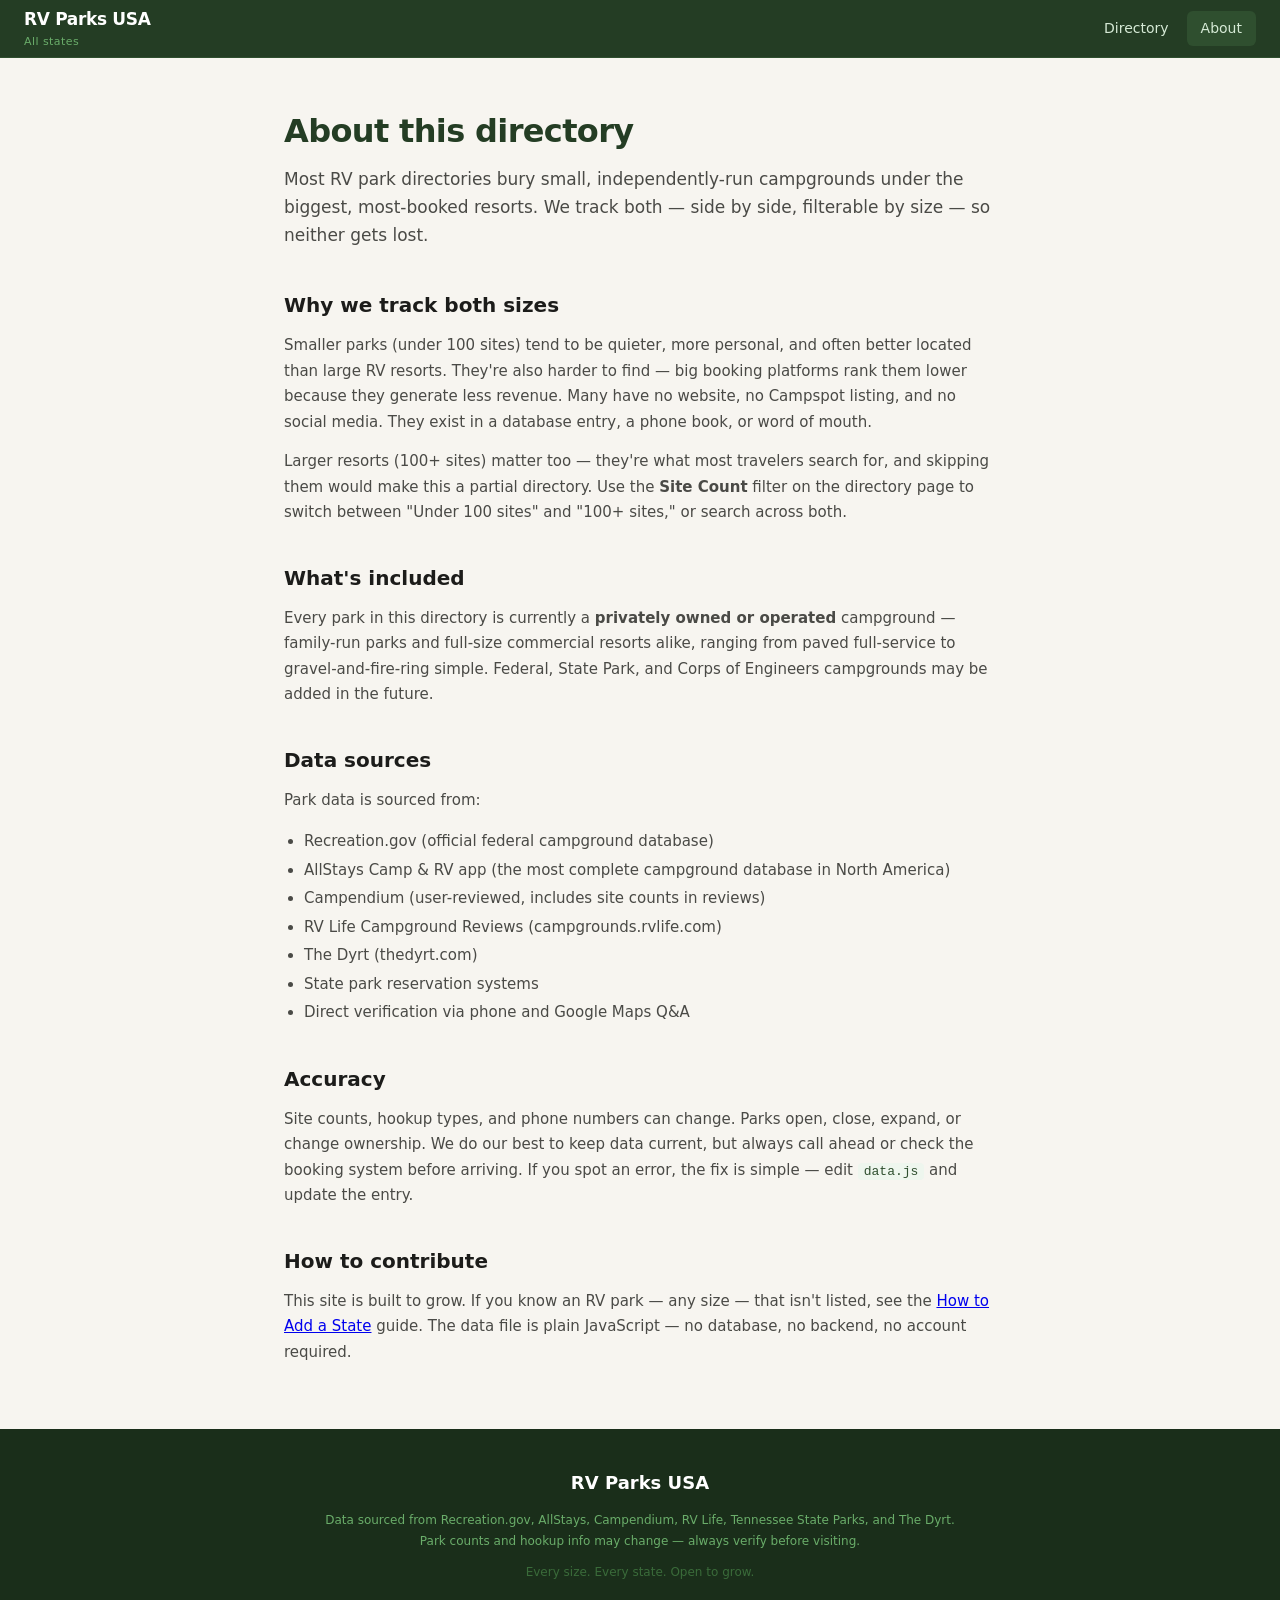
<file: about.html>
<!DOCTYPE html>
<html lang="en">
<head>
<meta charset="UTF-8">
<meta name="viewport" content="width=device-width, initial-scale=1.0">
<title>About — RV Parks USA</title>
<link rel="stylesheet" href="style.css">
</head>
<body>

<header class="site-header">
  <div class="header-inner">
    <a href="index.html" class="logo" style="text-decoration:none">
      <div>
        <div class="logo-name">RV Parks USA</div>
        <div class="logo-tagline">All states</div>
      </div>
    </a>
    <nav class="header-nav">
      <a href="index.html" class="nav-link">Directory</a>
      <a href="about.html" class="nav-link active">About</a>
    </nav>
  </div>
</header>

<div class="page-wrap">
  <h1>About this directory</h1>
  <p class="page-lead">Most RV park directories bury small, independently-run campgrounds under the biggest, most-booked resorts. We track both — side by side, filterable by size — so neither gets lost.</p>

  <h2>Why we track both sizes</h2>
  <p>Smaller parks (under 100 sites) tend to be quieter, more personal, and often better located than large RV resorts. They're also harder to find — big booking platforms rank them lower because they generate less revenue. Many have no website, no Campspot listing, and no social media. They exist in a database entry, a phone book, or word of mouth.</p>
  <p>Larger resorts (100+ sites) matter too — they're what most travelers search for, and skipping them would make this a partial directory. Use the <strong>Site Count</strong> filter on the directory page to switch between "Under 100 sites" and "100+ sites," or search across both.</p>

  <h2>What's included</h2>
  <p>Every park in this directory is currently a <strong>privately owned or operated</strong> campground — family-run parks and full-size commercial resorts alike, ranging from paved full-service to gravel-and-fire-ring simple. Federal, State Park, and Corps of Engineers campgrounds may be added in the future.</p>

  <h2>Data sources</h2>
  <p>Park data is sourced from:</p>
  <ul>
    <li>Recreation.gov (official federal campground database)</li>
    <li>AllStays Camp &amp; RV app (the most complete campground database in North America)</li>
    <li>Campendium (user-reviewed, includes site counts in reviews)</li>
    <li>RV Life Campground Reviews (campgrounds.rvlife.com)</li>
    <li>The Dyrt (thedyrt.com)</li>
    <li>State park reservation systems</li>
    <li>Direct verification via phone and Google Maps Q&amp;A</li>
  </ul>

  <h2>Accuracy</h2>
  <p>Site counts, hookup types, and phone numbers can change. Parks open, close, expand, or change ownership. We do our best to keep data current, but always call ahead or check the booking system before arriving. If you spot an error, the fix is simple — edit <span class="inline-code">data.js</span> and update the entry.</p>

  <h2>How to contribute</h2>
  <p>This site is built to grow. If you know an RV park — any size — that isn't listed, see the <a href="how-to-add.html">How to Add a State</a> guide. The data file is plain JavaScript — no database, no backend, no account required.</p>
</div>

<footer class="site-footer">
  <div class="footer-inner">
    <div class="footer-brand">RV Parks USA</div>
    <p class="footer-note">Data sourced from Recreation.gov, AllStays, Campendium, RV Life, Tennessee State Parks, and The Dyrt. Park counts and hookup info may change — always verify before visiting.</p>
    <p class="footer-copy">Every size. Every state. Open to grow.</p>
  </div>
</footer>

</body>
</html>
</file>
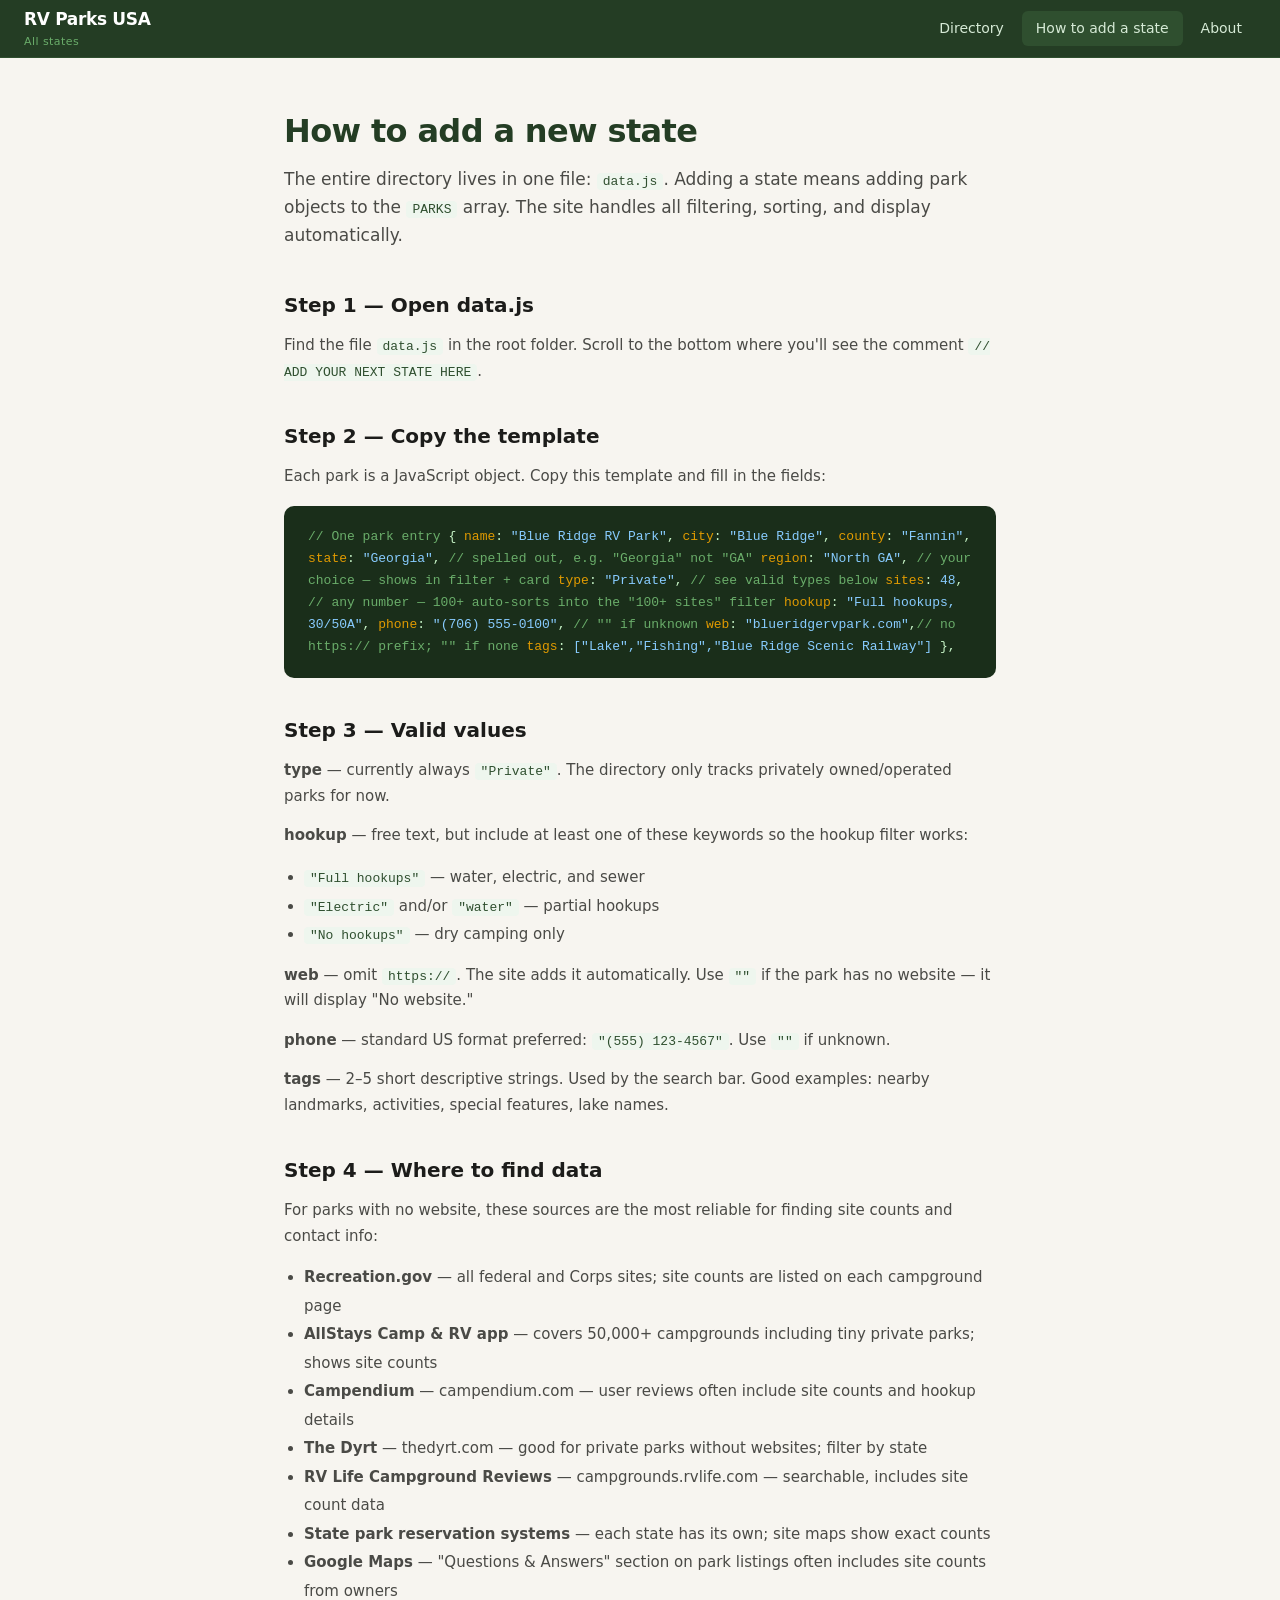
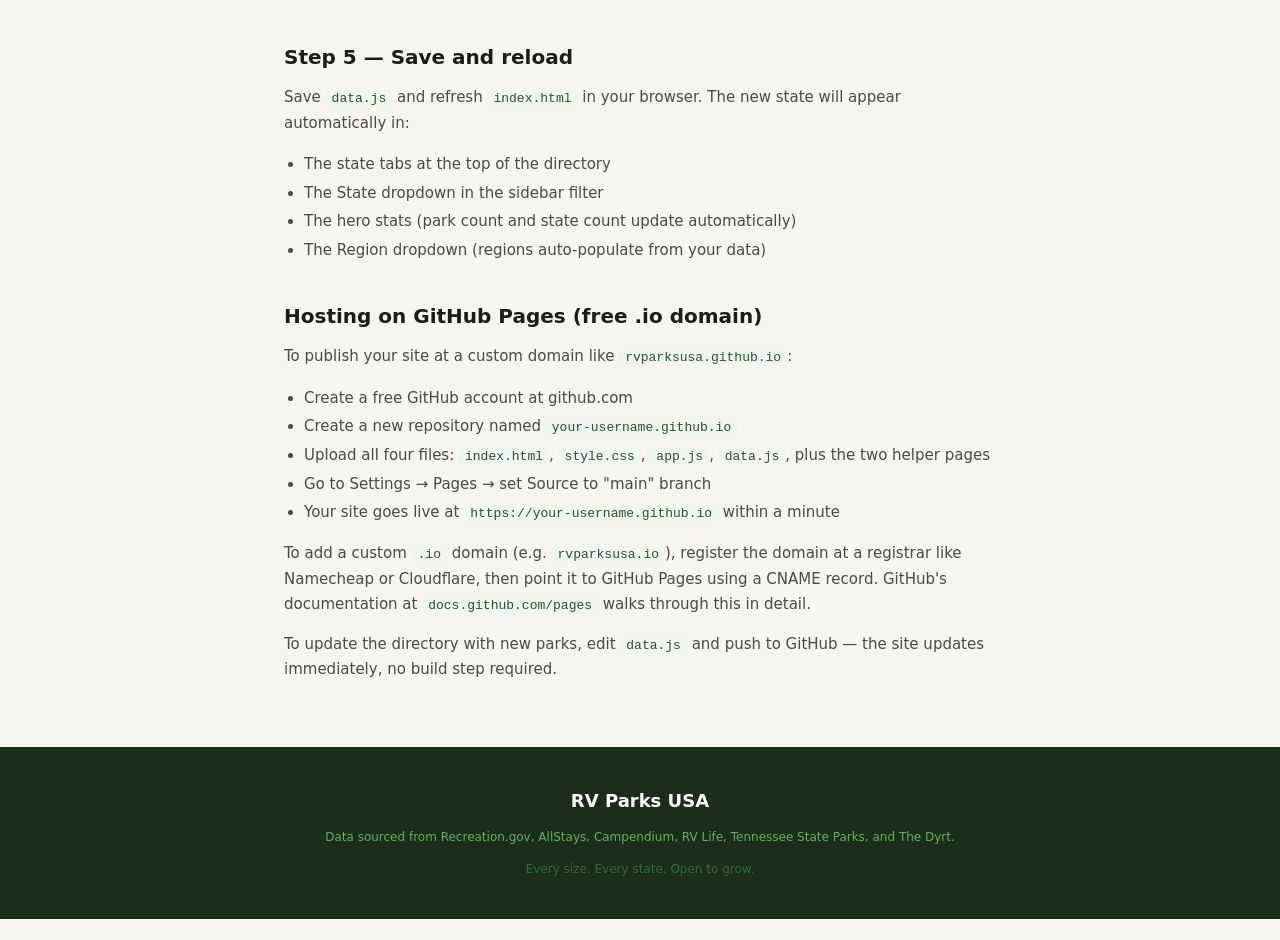
<file: how-to-add.html>
<!DOCTYPE html>
<html lang="en">
<head>
<meta charset="UTF-8">
<meta name="viewport" content="width=device-width, initial-scale=1.0">
<title>How to Add a State — RV Parks USA</title>
<link rel="stylesheet" href="style.css">
</head>
<body>

<header class="site-header">
  <div class="header-inner">
    <a href="index.html" class="logo" style="text-decoration:none">
      <div>
        <div class="logo-name">RV Parks USA</div>
        <div class="logo-tagline">All states</div>
      </div>
    </a>
    <nav class="header-nav">
      <a href="index.html" class="nav-link">Directory</a>
      <a href="how-to-add.html" class="nav-link active">How to add a state</a>
      <a href="about.html" class="nav-link">About</a>
    </nav>
  </div>
</header>

<div class="page-wrap">
  <h1>How to add a new state</h1>
  <p class="page-lead">The entire directory lives in one file: <span class="inline-code">data.js</span>. Adding a state means adding park objects to the <span class="inline-code">PARKS</span> array. The site handles all filtering, sorting, and display automatically.</p>

  <h2>Step 1 — Open data.js</h2>
  <p>Find the file <span class="inline-code">data.js</span> in the root folder. Scroll to the bottom where you'll see the comment <span class="inline-code">// ADD YOUR NEXT STATE HERE</span>.</p>

  <h2>Step 2 — Copy the template</h2>
  <p>Each park is a JavaScript object. Copy this template and fill in the fields:</p>

  <div class="code-block"><span class="cm">// One park entry</span>
{ <span class="ck">name</span>:    <span class="cv">"Blue Ridge RV Park"</span>,
  <span class="ck">city</span>:    <span class="cv">"Blue Ridge"</span>,
  <span class="ck">county</span>:  <span class="cv">"Fannin"</span>,
  <span class="ck">state</span>:   <span class="cv">"Georgia"</span>,          <span class="cm">// spelled out, e.g. "Georgia" not "GA"</span>
  <span class="ck">region</span>:  <span class="cv">"North GA"</span>,          <span class="cm">// your choice — shows in filter + card</span>
  <span class="ck">type</span>:    <span class="cv">"Private"</span>,           <span class="cm">// see valid types below</span>
  <span class="ck">sites</span>:   <span class="cv">48</span>,                  <span class="cm">// any number — 100+ auto-sorts into the "100+ sites" filter</span>
  <span class="ck">hookup</span>:  <span class="cv">"Full hookups, 30/50A"</span>,
  <span class="ck">phone</span>:   <span class="cv">"(706) 555-0100"</span>,    <span class="cm">// "" if unknown</span>
  <span class="ck">web</span>:     <span class="cv">"blueridgervpark.com"</span>,<span class="cm">// no https:// prefix; "" if none</span>
  <span class="ck">tags</span>:    <span class="cv">["Lake","Fishing","Blue Ridge Scenic Railway"]</span>
},</div>

  <h2>Step 3 — Valid values</h2>

  <p><strong>type</strong> — currently always <span class="inline-code">"Private"</span>. The directory only tracks privately owned/operated parks for now.</p>

  <p><strong>hookup</strong> — free text, but include at least one of these keywords so the hookup filter works:</p>
  <ul>
    <li><span class="inline-code">"Full hookups"</span> — water, electric, and sewer</li>
    <li><span class="inline-code">"Electric"</span> and/or <span class="inline-code">"water"</span> — partial hookups</li>
    <li><span class="inline-code">"No hookups"</span> — dry camping only</li>
  </ul>

  <p><strong>web</strong> — omit <span class="inline-code">https://</span>. The site adds it automatically. Use <span class="inline-code">""</span> if the park has no website — it will display "No website."</p>

  <p><strong>phone</strong> — standard US format preferred: <span class="inline-code">"(555) 123-4567"</span>. Use <span class="inline-code">""</span> if unknown.</p>

  <p><strong>tags</strong> — 2–5 short descriptive strings. Used by the search bar. Good examples: nearby landmarks, activities, special features, lake names.</p>

  <h2>Step 4 — Where to find data</h2>
  <p>For parks with no website, these sources are the most reliable for finding site counts and contact info:</p>
  <ul>
    <li><strong>Recreation.gov</strong> — all federal and Corps sites; site counts are listed on each campground page</li>
    <li><strong>AllStays Camp &amp; RV app</strong> — covers 50,000+ campgrounds including tiny private parks; shows site counts</li>
    <li><strong>Campendium</strong> — campendium.com — user reviews often include site counts and hookup details</li>
    <li><strong>The Dyrt</strong> — thedyrt.com — good for private parks without websites; filter by state</li>
    <li><strong>RV Life Campground Reviews</strong> — campgrounds.rvlife.com — searchable, includes site count data</li>
    <li><strong>State park reservation systems</strong> — each state has its own; site maps show exact counts</li>
    <li><strong>Google Maps</strong> — "Questions &amp; Answers" section on park listings often includes site counts from owners</li>
  </ul>

  <h2>Step 5 — Save and reload</h2>
  <p>Save <span class="inline-code">data.js</span> and refresh <span class="inline-code">index.html</span> in your browser. The new state will appear automatically in:</p>
  <ul>
    <li>The state tabs at the top of the directory</li>
    <li>The State dropdown in the sidebar filter</li>
    <li>The hero stats (park count and state count update automatically)</li>
    <li>The Region dropdown (regions auto-populate from your data)</li>
  </ul>

  <h2>Hosting on GitHub Pages (free .io domain)</h2>
  <p>To publish your site at a custom domain like <span class="inline-code">rvparksusa.github.io</span>:</p>
  <ul>
    <li>Create a free GitHub account at github.com</li>
    <li>Create a new repository named <span class="inline-code">your-username.github.io</span></li>
    <li>Upload all four files: <span class="inline-code">index.html</span>, <span class="inline-code">style.css</span>, <span class="inline-code">app.js</span>, <span class="inline-code">data.js</span>, plus the two helper pages</li>
    <li>Go to Settings → Pages → set Source to "main" branch</li>
    <li>Your site goes live at <span class="inline-code">https://your-username.github.io</span> within a minute</li>
  </ul>
  <p>To add a custom <span class="inline-code">.io</span> domain (e.g. <span class="inline-code">rvparksusa.io</span>), register the domain at a registrar like Namecheap or Cloudflare, then point it to GitHub Pages using a CNAME record. GitHub's documentation at <span class="inline-code">docs.github.com/pages</span> walks through this in detail.</p>

  <p>To update the directory with new parks, edit <span class="inline-code">data.js</span> and push to GitHub — the site updates immediately, no build step required.</p>
</div>

<footer class="site-footer">
  <div class="footer-inner">
    <div class="footer-brand">RV Parks USA</div>
    <p class="footer-note">Data sourced from Recreation.gov, AllStays, Campendium, RV Life, Tennessee State Parks, and The Dyrt.</p>
    <p class="footer-copy">Every size. Every state. Open to grow.</p>
  </div>
</footer>

</body>
</html>
</file>
<file: style.css>
/* ===================================
   RV Parks USA — style.css
   Palette: forest green + warm cream + amber accent
   =================================== */

:root {
  --green-900: #1a2e1a;
  --green-800: #243d24;
  --green-700: #2f4f2f;
  --green-600: #3a6b3a;
  --green-500: #4a8a4a;
  --green-400: #6aad6a;
  --green-100: #d6ead6;
  --green-50:  #eef6ee;

  --amber-700: #8a5a00;
  --amber-500: #c47f00;
  --amber-400: #e09a00;
  --amber-100: #fdf0cc;
  --amber-50:  #fffbf0;

  --cream-bg:  #f7f5f0;
  --cream-card:#ffffff;
  --text-900:  #1c1c1a;
  --text-600:  #4a4a46;
  --text-400:  #7a7a72;
  --text-200:  #b0b0a6;
  --border:    rgba(0,0,0,0.10);

  --badge-fed:   #ddeeff; --badge-fed-t:   #1a3a6a;
  --badge-state: #d6ead6; --badge-state-t: #1a3a1a;
  --badge-corps: #ede0ff; --badge-corps-t: #3a1a6a;
  --badge-priv:  #fdf0cc; --badge-priv-t:  #6a4400;
  --badge-none:  #f0f0ec; --badge-none-t:  #4a4a46;

  --radius-sm: 6px;
  --radius-md: 10px;
  --radius-lg: 16px;
  --shadow-sm: 0 1px 3px rgba(0,0,0,0.08);
  --shadow-md: 0 4px 16px rgba(0,0,0,0.10);

  --header-h: 58px;
}

*, *::before, *::after { box-sizing: border-box; margin: 0; padding: 0; }

html { scroll-behavior: smooth; }

body {
  font-family: -apple-system, BlinkMacSystemFont, 'Segoe UI', system-ui, sans-serif;
  background: var(--cream-bg);
  color: var(--text-900);
  font-size: 15px;
  line-height: 1.6;
  min-height: 100vh;
}

/* ---- HEADER ---- */
.site-header {
  position: sticky; top: 0; z-index: 100;
  background: var(--green-800);
  height: var(--header-h);
  border-bottom: 1px solid var(--green-700);
}
.header-inner {
  max-width: 1300px; margin: 0 auto; padding: 0 24px;
  height: 100%; display: flex; align-items: center; justify-content: space-between;
}
.logo { display: flex; align-items: center; gap: 12px; text-decoration: none; }
.logo-icon { font-size: 26px; }
.logo-name { font-size: 17px; font-weight: 700; color: #fff; letter-spacing: -0.02em; }
.logo-tagline { font-size: 11px; color: var(--green-400); letter-spacing: 0.04em; }
.header-nav { display: flex; gap: 4px; }
.nav-link {
  text-decoration: none; color: var(--green-100); font-size: 14px;
  padding: 6px 14px; border-radius: var(--radius-sm);
  transition: background 0.15s;
}
.nav-link:hover, .nav-link.active { background: var(--green-700); }

/* ---- HERO ---- */
.hero {
  background: linear-gradient(135deg, var(--green-800) 0%, var(--green-600) 100%);
  padding: 56px 24px 52px;
  text-align: center;
}
.hero-inner { max-width: 720px; margin: 0 auto; }
.hero-title {
  font-size: clamp(28px, 5vw, 44px);
  font-weight: 800;
  color: #fff;
  line-height: 1.18;
  letter-spacing: -0.03em;
  margin-bottom: 16px;
}
.hero-sub {
  font-size: 17px; color: var(--green-100); line-height: 1.65;
  max-width: 580px; margin: 0 auto 32px;
}
.hero-stats {
  display: flex; gap: 0; justify-content: center;
  background: rgba(255,255,255,0.10);
  border-radius: var(--radius-md); overflow: hidden;
  border: 1px solid rgba(255,255,255,0.15);
  display: inline-flex;
}
.hstat {
  padding: 14px 28px; display: flex; flex-direction: column; align-items: center;
  border-right: 1px solid rgba(255,255,255,0.12);
}
.hstat:last-child { border-right: none; }
.hstat-num { font-size: 28px; font-weight: 800; color: var(--amber-400); }
.hstat-label { font-size: 11px; color: var(--green-100); letter-spacing: 0.04em; margin-top: 2px; }

/* ---- MAIN LAYOUT ---- */
.main-wrap {
  max-width: 1300px; margin: 0 auto; padding: 32px 24px;
  display: grid;
  grid-template-columns: 240px 1fr;
  gap: 28px;
  align-items: start;
}

/* ---- SIDEBAR ---- */
.sidebar {
  background: var(--cream-card); border-radius: var(--radius-lg);
  border: 1px solid var(--border); padding: 20px;
  position: sticky; top: calc(var(--header-h) + 16px);
  box-shadow: var(--shadow-sm);
}
.filter-group { margin-bottom: 18px; }
.filter-label {
  display: block; font-size: 11px; font-weight: 700;
  text-transform: uppercase; letter-spacing: 0.07em;
  color: var(--text-400); margin-bottom: 6px;
}
.sidebar select, .sidebar input[type="text"] {
  width: 100%; padding: 7px 10px;
  border: 1px solid var(--border); border-radius: var(--radius-sm);
  background: var(--cream-bg); color: var(--text-900);
  font-size: 13px; appearance: none;
}
.sidebar select { background-image: url("data:image/svg+xml,%3Csvg xmlns='http://www.w3.org/2000/svg' width='10' height='6' viewBox='0 0 10 6'%3E%3Cpath fill='%237a7a72' d='M0 0l5 6 5-6z'/%3E%3C/svg%3E"); background-repeat: no-repeat; background-position: right 10px center; padding-right: 28px; }
.range-row { display: flex; align-items: center; gap: 10px; }
.range-row input[type="range"] { flex: 1; accent-color: var(--green-600); }
.range-val { font-size: 13px; font-weight: 700; color: var(--green-700); min-width: 24px; text-align: right; }
.check-label { display: flex; align-items: center; gap: 8px; font-size: 13px; color: var(--text-600); cursor: pointer; margin-bottom: 5px; }
.check-label input { accent-color: var(--green-600); width: 14px; height: 14px; }
.reset-btn {
  width: 100%; padding: 8px; font-size: 13px;
  background: var(--cream-bg); border: 1px solid var(--border);
  border-radius: var(--radius-sm); color: var(--text-600);
  cursor: pointer; transition: background 0.15s;
}
.reset-btn:hover { background: var(--green-50); color: var(--green-700); border-color: var(--green-400); }
.sidebar-divider { border: none; border-top: 1px solid var(--border); margin: 20px 0; }
.contribute-box {
  background: var(--amber-50); border: 1px solid var(--amber-100);
  border-radius: var(--radius-md); padding: 14px;
}
.contrib-title { font-size: 13px; font-weight: 700; color: var(--amber-700); margin-bottom: 6px; }
.contrib-text { font-size: 12px; color: var(--text-600); line-height: 1.5; margin-bottom: 8px; }
.contrib-link { font-size: 12px; font-weight: 700; color: var(--amber-700); text-decoration: none; }
.contrib-link:hover { text-decoration: underline; }

/* ---- RESULTS AREA ---- */
.results-area {}
.results-bar {
  display: flex; align-items: center; gap: 14px; margin-bottom: 16px; flex-wrap: wrap;
}
.search-wrap {
  flex: 1; min-width: 200px;
  position: relative;
}
.search-icon {
  position: absolute; left: 12px; top: 50%; transform: translateY(-50%);
  color: var(--text-400); font-size: 16px; pointer-events: none;
}
.search-wrap input {
  width: 100%; padding: 10px 12px 10px 36px;
  border: 1px solid var(--border); border-radius: var(--radius-md);
  background: var(--cream-card); font-size: 14px; color: var(--text-900);
  box-shadow: var(--shadow-sm);
}
.search-wrap input:focus { outline: 2px solid var(--green-500); border-color: transparent; }
.results-count { font-size: 13px; color: var(--text-400); white-space: nowrap; }
.csv-btn {
  padding: 8px 14px; font-size: 13px; font-weight: 600; white-space: nowrap;
  background: var(--cream-card); border: 1px solid var(--border);
  border-radius: var(--radius-sm); color: var(--text-600);
  cursor: pointer; transition: background 0.15s;
}
.csv-btn:hover { background: var(--green-50); color: var(--green-700); border-color: var(--green-400); }

/* ---- STATE TABS ---- */
.state-tabs { display: flex; gap: 8px; flex-wrap: wrap; margin-bottom: 20px; }
.state-tab {
  padding: 5px 14px; font-size: 13px; font-weight: 600;
  border-radius: 20px; border: 1px solid var(--border);
  cursor: pointer; background: var(--cream-card); color: var(--text-600);
  transition: all 0.15s;
}
.state-tab:hover { border-color: var(--green-400); color: var(--green-700); }
.state-tab.active { background: var(--green-700); color: #fff; border-color: var(--green-700); }

.mode-banner {
  background: var(--amber-50); border: 1px solid var(--amber-100);
  color: var(--amber-700); font-size: 13px; line-height: 1.5;
  border-radius: var(--radius-md); padding: 10px 14px; margin-bottom: 16px;
}

/* ---- CARDS ---- */
.cards-grid {
  display: grid;
  grid-template-columns: repeat(auto-fill, minmax(320px, 1fr));
  gap: 16px;
}

.park-card {
  background: var(--cream-card); border-radius: var(--radius-lg);
  border: 1px solid var(--border); padding: 18px 20px;
  box-shadow: var(--shadow-sm);
  display: flex; flex-direction: column; gap: 10px;
  transition: box-shadow 0.15s, transform 0.15s;
}
.park-card:hover { box-shadow: var(--shadow-md); transform: translateY(-2px); }

.card-top { display: flex; justify-content: space-between; align-items: flex-start; gap: 8px; }
.card-name { font-size: 15px; font-weight: 700; color: var(--text-900); line-height: 1.3; flex: 1; }
.card-sites {
  flex-shrink: 0; background: var(--green-50); border: 1px solid var(--green-100);
  border-radius: var(--radius-sm); padding: 3px 10px; text-align: center;
}
.card-sites-num { font-size: 18px; font-weight: 800; color: var(--green-700); line-height: 1; }
.card-sites-label { font-size: 10px; color: var(--green-500); letter-spacing: 0.04em; }

.card-loc { font-size: 13px; color: var(--text-400); }

.card-addr { font-size: 12px; color: var(--text-400); margin-top: 3px; }
.card-year { font-size: 12px; color: var(--text-400); margin-top: 2px; }

.card-badges { display: flex; flex-wrap: wrap; gap: 5px; }
.badge {
  display: inline-block; font-size: 11px; font-weight: 600;
  padding: 2px 8px; border-radius: 20px;
}
.badge-fed   { background: var(--badge-fed);   color: var(--badge-fed-t); }
.badge-state { background: var(--badge-state); color: var(--badge-state-t); }
.badge-corps { background: var(--badge-corps); color: var(--badge-corps-t); }
.badge-priv  { background: var(--badge-priv);  color: var(--badge-priv-t); }
.badge-none  { background: var(--badge-none);  color: var(--badge-none-t); }

.card-hookup { font-size: 12px; color: var(--text-600); }
.card-hookup strong { color: var(--text-900); }

.card-tags { display: flex; flex-wrap: wrap; gap: 4px; }
.tag {
  font-size: 11px; padding: 2px 7px;
  background: var(--cream-bg); color: var(--text-400);
  border: 1px solid var(--border); border-radius: 4px;
}

.card-bottom {
  display: flex; gap: 8px; flex-wrap: wrap;
  padding-top: 8px; border-top: 1px solid var(--border);
  margin-top: auto;
}
.card-phone { font-size: 12px; color: var(--text-600); }
.card-phone a { color: var(--green-600); text-decoration: none; }
.card-phone a:hover { text-decoration: underline; }
.card-web a {
  font-size: 12px; font-weight: 600; color: var(--green-600);
  text-decoration: none; display: flex; align-items: center; gap: 4px;
}
.card-web a:hover { text-decoration: underline; }
.no-web { font-size: 12px; color: var(--text-200); font-style: italic; }

/* ---- EMPTY STATE ---- */
.empty-state {
  text-align: center; padding: 64px 24px; color: var(--text-400);
}
.empty-icon { font-size: 48px; margin-bottom: 16px; }
.empty-state p { font-size: 15px; }
.link-btn { background: none; border: none; color: var(--green-600); cursor: pointer; text-decoration: underline; font-size: 15px; }

/* ---- FOOTER ---- */
.site-footer { background: var(--green-900); color: var(--green-100); margin-top: 64px; padding: 40px 24px; }
.footer-inner { max-width: 1300px; margin: 0 auto; text-align: center; }
.footer-brand { font-size: 18px; font-weight: 700; color: #fff; margin-bottom: 12px; }
.footer-note { font-size: 12px; color: var(--green-400); line-height: 1.7; max-width: 640px; margin: 0 auto 12px; }
.footer-copy { font-size: 12px; color: var(--green-600); }

/* ---- HOW-TO & ABOUT PAGES ---- */
.page-wrap { max-width: 760px; margin: 48px auto; padding: 0 24px; }
.page-wrap h1 { font-size: 32px; font-weight: 800; letter-spacing: -0.02em; margin-bottom: 8px; color: var(--green-800); }
.page-wrap .page-lead { font-size: 17px; color: var(--text-600); margin-bottom: 40px; line-height: 1.65; }
.page-wrap h2 { font-size: 20px; font-weight: 700; color: var(--text-900); margin: 36px 0 12px; }
.page-wrap p { color: var(--text-600); line-height: 1.7; margin-bottom: 14px; }
.page-wrap ul { padding-left: 20px; color: var(--text-600); line-height: 1.9; margin-bottom: 14px; }
.code-block {
  background: var(--green-900); color: #c8f5c8; font-family: 'SF Mono', 'Fira Code', monospace;
  font-size: 13px; padding: 20px 24px; border-radius: var(--radius-md);
  overflow-x: auto; line-height: 1.7; margin: 16px 0;
}
.code-block .cm { color: #6aad6a; }
.code-block .ck { color: var(--amber-400); }
.code-block .cv { color: #88ccff; }
.inline-code { background: var(--green-50); color: var(--green-700); font-family: monospace; font-size: 13px; padding: 1px 6px; border-radius: 4px; }

/* ---- RESPONSIVE ---- */
@media (max-width: 900px) {
  .main-wrap { grid-template-columns: 1fr; }
  .sidebar { position: static; }
}
@media (max-width: 600px) {
  .hero { padding: 36px 16px; }
  .hero-stats { flex-direction: column; }
  .hstat { border-right: none; border-bottom: 1px solid rgba(255,255,255,0.12); }
  .hstat:last-child { border-bottom: none; }
  .header-nav { display: none; }
  .cards-grid { grid-template-columns: 1fr; }
}
</file>
